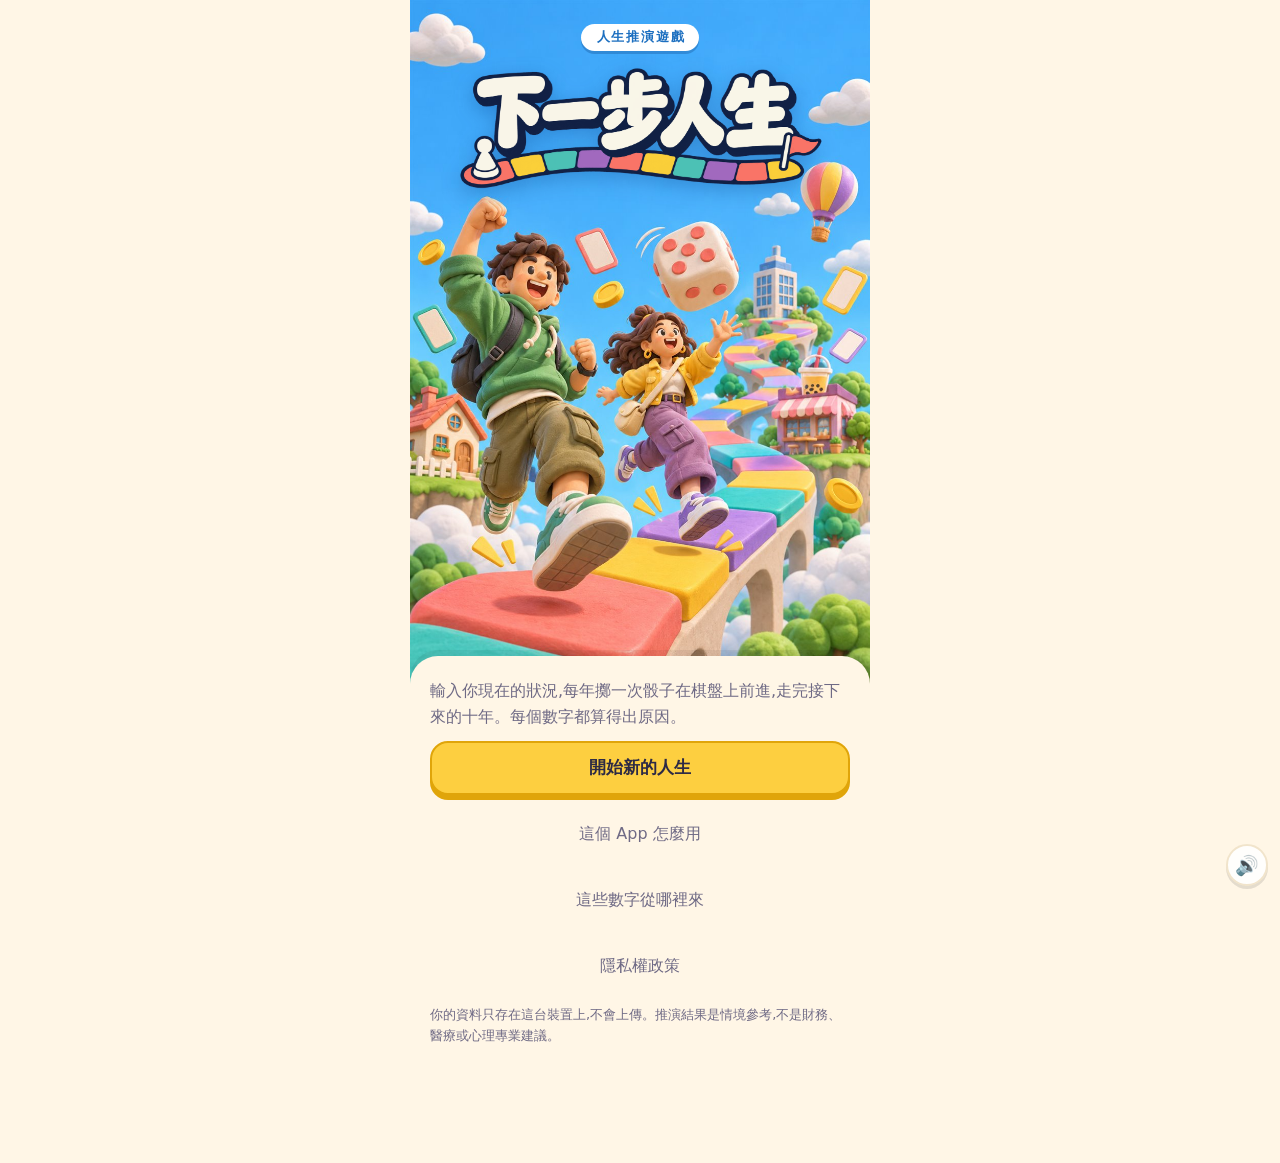
<file: index.html>
<!doctype html>
<html lang="zh-Hant">
<head>
  <meta charset="utf-8">
  <meta name="viewport" content="width=device-width, initial-scale=1, viewport-fit=cover">
  <meta name="apple-mobile-web-app-capable" content="yes">
  <meta name="mobile-web-app-capable" content="yes">
  <meta name="apple-mobile-web-app-status-bar-style" content="default">
  <meta name="apple-mobile-web-app-title" content="下一步人生">
  <meta name="theme-color" content="#fff6e6" media="(prefers-color-scheme: light)">
  <meta name="theme-color" content="#1f1b3a" media="(prefers-color-scheme: dark)">
  <title>下一步人生</title>
  <link rel="manifest" href="manifest.webmanifest">
  <link rel="stylesheet" href="css/style.css?v=20261128b">
</head>
<body>
  <main id="app"></main>
  <div id="toast" role="status" aria-live="polite"></div>
  <script type="module" src="js/app.js"></script>
</body>
</html>
</file>
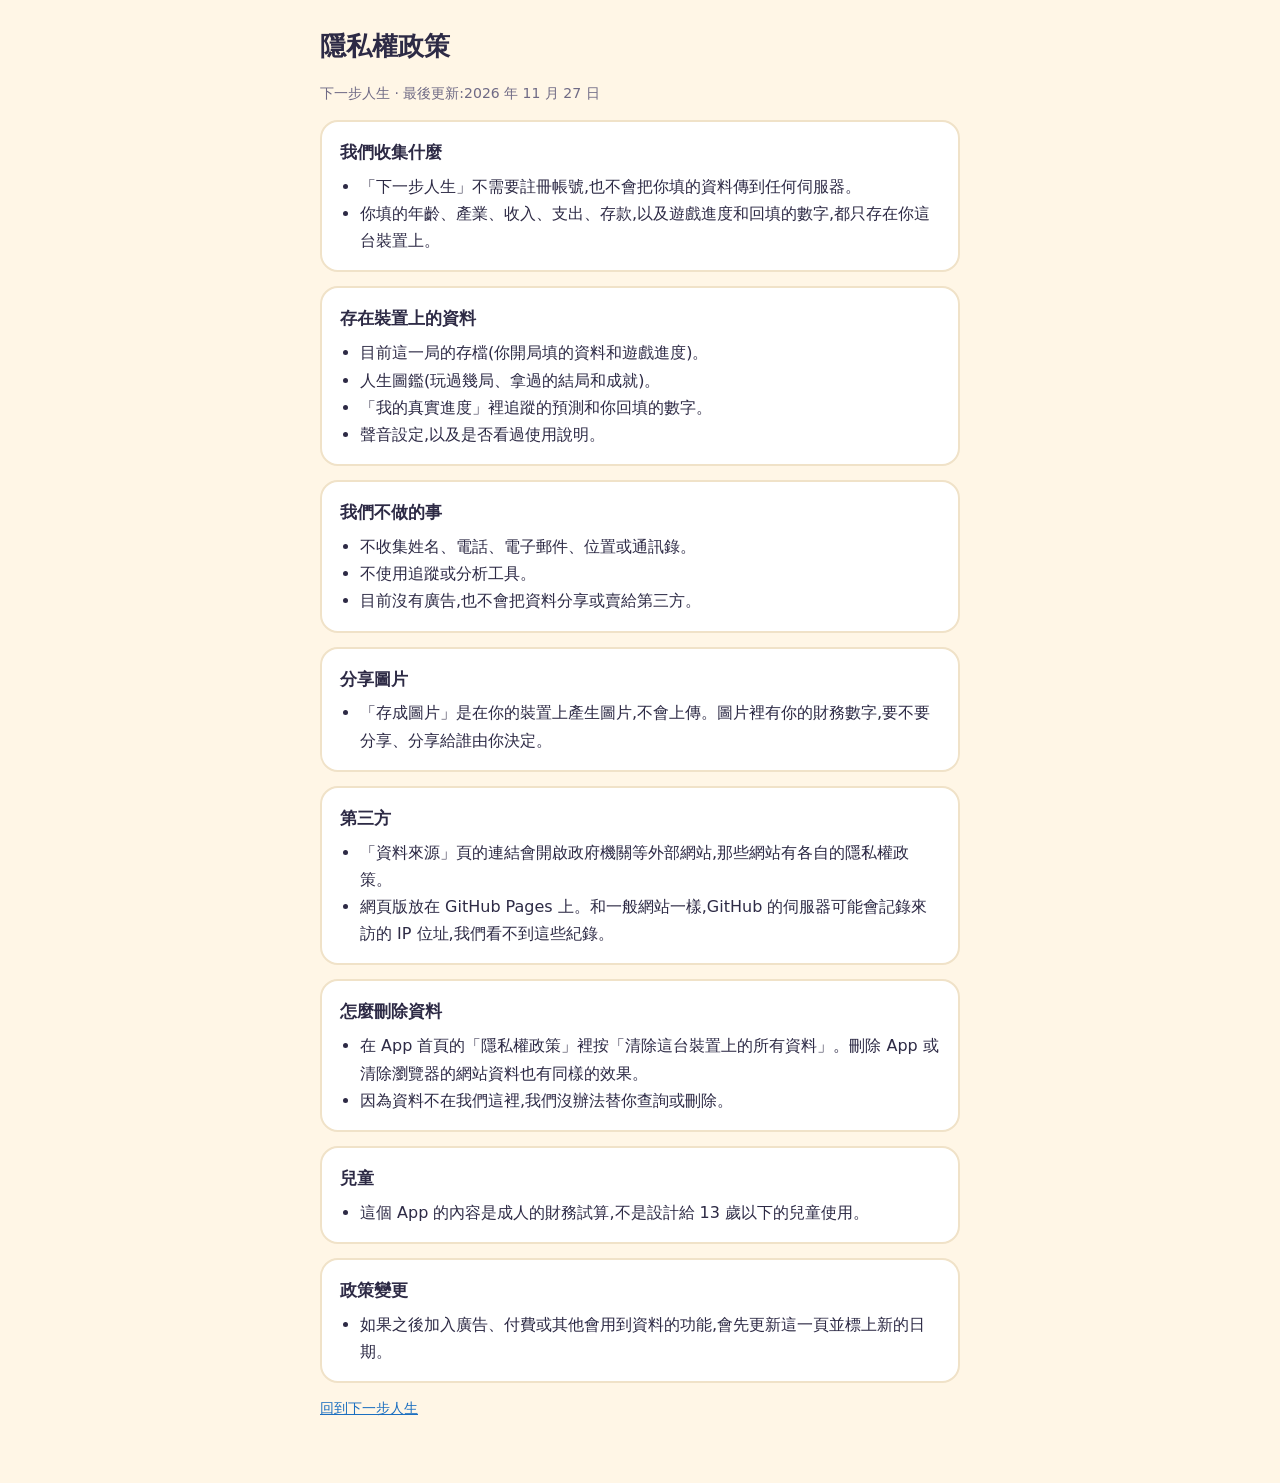
<file: privacy.html>
<!doctype html>
<html lang="zh-Hant">
<head>
  <meta charset="utf-8">
  <meta name="viewport" content="width=device-width, initial-scale=1, viewport-fit=cover">
  <title>隱私權政策 · 下一步人生</title>
  <!-- 這一頁是給 App Store 填「隱私權政策網址」用的獨立網頁。內容要和 App 裡的隱私權政策(js/packs/tw/strings.js 的 policy)保持一致。 -->
  <style>
    :root { --bg: #fff6e6; --panel: #fff; --ink: #2d2a45; --muted: #6f6a85; --line: #f0e2c8; --accent: #1c6fc0; }
    @media (prefers-color-scheme: dark) { :root { --bg: #1f1b3a; --panel: #2a2550; --ink: #f1eeff; --muted: #b3acd0; --line: #3b3566; --accent: #8fd0ff; } }
    body { margin: 0; background: var(--bg); color: var(--ink); font-family: "PingFang TC", "Noto Sans TC", "Microsoft JhengHei", system-ui, sans-serif; line-height: 1.7; }
    main { max-width: 640px; margin: 0 auto; padding: 24px 18px 48px; }
    h1 { font-size: 26px; margin: 0 0 4px; }
    h2 { font-size: 17px; margin: 0 0 6px; }
    section { background: var(--panel); border: 2px solid var(--line); border-radius: 18px; padding: 16px 18px; margin-top: 14px; }
    ul { margin: 0; padding-left: 20px; }
    .muted { color: var(--muted); font-size: 14px; }
    a { color: var(--accent); }
  </style>
</head>
<body>
<main>
  <h1>隱私權政策</h1>
  <p class="muted">下一步人生 · 最後更新:2026 年 11 月 27 日</p>

  <section>
    <h2>我們收集什麼</h2>
    <ul>
      <li>「下一步人生」不需要註冊帳號,也不會把你填的資料傳到任何伺服器。</li>
      <li>你填的年齡、產業、收入、支出、存款,以及遊戲進度和回填的數字,都只存在你這台裝置上。</li>
    </ul>
  </section>
  <section>
    <h2>存在裝置上的資料</h2>
    <ul>
      <li>目前這一局的存檔(你開局填的資料和遊戲進度)。</li>
      <li>人生圖鑑(玩過幾局、拿過的結局和成就)。</li>
      <li>「我的真實進度」裡追蹤的預測和你回填的數字。</li>
      <li>聲音設定,以及是否看過使用說明。</li>
    </ul>
  </section>
  <section>
    <h2>我們不做的事</h2>
    <ul>
      <li>不收集姓名、電話、電子郵件、位置或通訊錄。</li>
      <li>不使用追蹤或分析工具。</li>
      <li>目前沒有廣告,也不會把資料分享或賣給第三方。</li>
    </ul>
  </section>
  <section>
    <h2>分享圖片</h2>
    <ul>
      <li>「存成圖片」是在你的裝置上產生圖片,不會上傳。圖片裡有你的財務數字,要不要分享、分享給誰由你決定。</li>
    </ul>
  </section>
  <section>
    <h2>第三方</h2>
    <ul>
      <li>「資料來源」頁的連結會開啟政府機關等外部網站,那些網站有各自的隱私權政策。</li>
      <li>網頁版放在 GitHub Pages 上。和一般網站一樣,GitHub 的伺服器可能會記錄來訪的 IP 位址,我們看不到這些紀錄。</li>
    </ul>
  </section>
  <section>
    <h2>怎麼刪除資料</h2>
    <ul>
      <li>在 App 首頁的「隱私權政策」裡按「清除這台裝置上的所有資料」。刪除 App 或清除瀏覽器的網站資料也有同樣的效果。</li>
      <li>因為資料不在我們這裡,我們沒辦法替你查詢或刪除。</li>
    </ul>
  </section>
  <section>
    <h2>兒童</h2>
    <ul><li>這個 App 的內容是成人的財務試算,不是設計給 13 歲以下的兒童使用。</li></ul>
  </section>
  <section>
    <h2>政策變更</h2>
    <ul><li>如果之後加入廣告、付費或其他會用到資料的功能,會先更新這一頁並標上新的日期。</li></ul>
  </section>

  <p class="muted"><a href="./">回到下一步人生</a></p>
</main>
</body>
</html>
</file>
<file: css/style.css>
/* 配色取自定稿主視覺:天空藍、青綠、珊瑚紅、鵝黃、紫、草綠 */
:root {
  --bg: #fff6e6;
  --panel: #ffffff;
  --ink: #2d2a45;
  --muted: #6f6a85;
  --line: #f0e2c8;
  --edge: #e6d3b0;
  --accent: #0b7a70;
  --btn: #fdcf40;
  --btn-edge: #e0a50a;
  --btn-ink: #2d2a45;
  --up: #0b7a70;
  --down: #cf4034;
  --gold: #a96f00;
  --chance: #17a398;
  --crisis: #ee5f52;
  --choice: #8457d6;
  --track: #f3e8d4;
  --sky: #42a9fa;
  --sky-deep: #1c6fc0;
  --c-wealth: #f5b921;
  --c-career: #8457d6;
  --c-health: #5fae5a;
  --c-relation: #f0705f;
  --c-mind: #3f9fe8;
}
@media (prefers-color-scheme: dark) {
  :root {
    --bg: #1f1b3a;
    --panel: #2a2550;
    --ink: #f4f0ff;
    --muted: #b3acd0;
    --line: #3b3566;
    --edge: #151230;
    --accent: #4bd6c8;
    --up: #4bd6c8;
    --down: #ff8c7e;
    --gold: #fdcf40;
    --chance: #4bd6c8;
    --crisis: #ff8c7e;
    --choice: #b99cff;
    --track: #3a3466;
  }
}

* { box-sizing: border-box; }
html { -webkit-text-size-adjust: 100%; }
body {
  margin: 0;
  background: var(--bg);
  color: var(--ink);
  font: 16px/1.6 system-ui, -apple-system, "PingFang TC", "Noto Sans TC", "Microsoft JhengHei", sans-serif;
  -webkit-tap-highlight-color: transparent;
}
#app {
  max-width: 460px;
  margin: 0 auto;
  min-height: 100dvh;
  padding: calc(16px + env(safe-area-inset-top)) 16px calc(24px + env(safe-area-inset-bottom));
  display: flex;
  flex-direction: column;
  gap: 14px;
}
h1, h2, h3, p { margin: 0; }
h2 { font-size: 22px; line-height: 1.3; font-weight: 800; }
h3 { font-size: 15px; color: var(--muted); font-weight: 700; }
.muted { color: var(--muted); }
.small { font-size: 13px; }
.num { font-variant-numeric: tabular-nums; }

/* 面板和按鈕都有一道厚底邊,像黏土塊 */
.panel {
  background: var(--panel);
  border: 2px solid var(--line);
  border-radius: 22px;
  padding: 16px;
  box-shadow: 0 4px 0 var(--edge);
}
.stack { display: flex; flex-direction: column; gap: 12px; }
.row { display: flex; justify-content: space-between; align-items: baseline; gap: 12px; }

button { font: inherit; color: inherit; cursor: pointer; }
.btn {
  display: block;
  width: 100%;
  min-height: 54px;
  padding: 12px 16px;
  border-radius: 18px;
  border: 2px solid var(--line);
  background: var(--panel);
  box-shadow: 0 4px 0 var(--edge);
  text-align: left;
  line-height: 1.4;
  font-weight: 600;
  transition: transform 0.06s, box-shadow 0.06s;
}
.btn:active { transform: translateY(3px); box-shadow: 0 1px 0 var(--edge); }
.btn.primary {
  background: var(--btn);
  color: var(--btn-ink);
  border-color: var(--btn-edge);
  box-shadow: 0 5px 0 var(--btn-edge);
  text-align: center;
  font-weight: 800;
  font-size: 17px;
}
.btn.primary:active { transform: translateY(4px); box-shadow: 0 1px 0 var(--btn-edge); }
.btn.ghost { background: transparent; border-color: transparent; box-shadow: none; text-align: center; color: var(--muted); font-weight: 500; }
.btn .hint { display: block; font-size: 13px; font-weight: 500; color: var(--muted); margin-top: 2px; }
.btn:focus-visible, input:focus-visible, select:focus-visible { outline: 3px solid var(--sky); outline-offset: 2px; }

/* 首頁:主視覺滿版,標題疊在天空上,下方是操作區 */
.home {
  margin: calc(-16px - env(safe-area-inset-top)) -16px calc(-24px - env(safe-area-inset-bottom));
  min-height: 100dvh;
  background: var(--sky);
  display: flex;
  flex-direction: column;
}
.herowrap { position: relative; padding-top: env(safe-area-inset-top); }
.hero { display: block; width: 100%; height: auto; aspect-ratio: 2 / 3; }
.herotitle { position: absolute; left: 0; right: 0; top: calc(env(safe-area-inset-top) + 6%); display: grid; justify-items: center; gap: 8px; animation: stamp 0.55s 0.1s cubic-bezier(0.2, 1.4, 0.4, 1) both; }
.herotitle .tag { background: #fff; color: var(--sky-deep); font-weight: 800; font-size: 13px; letter-spacing: 0.14em; padding: 3px 14px 3px 16px; border-radius: 99px; box-shadow: 0 3px 0 rgba(20, 80, 150, 0.35); }
.herotitle h1 { color: #fff; font-size: 46px; line-height: 1.15; font-weight: 900; letter-spacing: 0.06em; text-shadow: 0 3px 0 var(--sky-deep), 0 8px 16px rgba(0, 50, 120, 0.35); }
.sheet { position: relative; flex: 1; margin-top: -34px; background: var(--bg); border-radius: 28px 28px 0 0; padding: 22px 20px calc(24px + env(safe-area-inset-bottom)); box-shadow: 0 -6px 0 rgba(0, 0, 0, 0.06); }

/* 表單 */
label { display: flex; flex-direction: column; gap: 6px; font-size: 14px; color: var(--muted); font-weight: 600; }
input[type="number"], select {
  font: inherit;
  font-weight: 600;
  color: var(--ink);
  background: var(--bg);
  border: 2px solid var(--line);
  border-radius: 12px;
  padding: 10px 12px;
  min-height: 46px;
  width: 100%;
}
.grid2 { display: grid; grid-template-columns: 1fr 1fr; gap: 12px; }
input[type="range"] { width: 100%; accent-color: var(--chance); }
.rate { display: flex; justify-content: space-between; font-size: 12px; font-weight: 500; }
.error { color: var(--down); font-size: 14px; font-weight: 600; }

/* 遊戲狀態列 */
.status .net { font-size: 32px; font-weight: 900; line-height: 1.2; }
.net.down { color: var(--down); }
.bars { display: grid; gap: 9px; }
.bar { display: grid; grid-template-columns: 40px 1fr 62px; align-items: center; gap: 8px; font-size: 13px; font-weight: 600; }
.bar .track { height: 14px; border-radius: 99px; background: var(--track); overflow: hidden; }
.bar .fill { display: block; height: 100%; border-radius: 99px; background: var(--chance); box-shadow: inset 0 -4px 0 rgba(0, 0, 0, 0.12); transition: width 0.9s cubic-bezier(0.2, 0.7, 0.2, 1); }
.bar .fill.k-wealth { background: var(--c-wealth); }
.bar .fill.k-career { background: var(--c-career); }
.bar .fill.k-health { background: var(--c-health); }
.bar .fill.k-relation { background: var(--c-relation); }
.bar .fill.k-mind { background: var(--c-mind); }
.bar .v { text-align: right; font-weight: 800; }
.bar .v.low { color: var(--down); }
.delta { font-style: normal; font-size: 11px; font-weight: 800; margin-right: 5px; animation: floatup 0.7s 0.3s both; }
.chips { display: flex; flex-wrap: wrap; gap: 6px; }
.chip { font-size: 12px; font-weight: 600; padding: 2px 10px; border-radius: 99px; background: var(--track); color: var(--muted); }

/* 十年進度軌道 */
.track10 { list-style: none; margin: 0; padding: 0 2px; display: flex; align-items: center; justify-content: space-between; position: relative; }
.track10::before { content: ""; position: absolute; left: 8px; right: 8px; top: 50%; height: 6px; border-radius: 99px; background: var(--track); transform: translateY(-50%); }
.track10 li { position: relative; width: 14px; height: 14px; border-radius: 50%; background: var(--track); border: 2px solid var(--bg); box-sizing: content-box; }
.track10 li.done { background: var(--btn); border-color: var(--btn-edge); }
.track10 li.now { background: var(--crisis); border-color: #fff; width: 18px; height: 18px; animation: pulse 1.6s infinite; }

/* 棋盤:7×7 的外圈共 24 格,中間放骰子 */
.boardwrap { padding: 10px; }
.board { position: relative; display: grid; grid-template-columns: repeat(7, 1fr); grid-template-rows: repeat(7, 1fr); gap: 4px; aspect-ratio: 1; }
.tile { display: flex; align-items: center; justify-content: center; border-radius: 10px; font-size: 14px; font-weight: 800; font-style: normal; color: #2d2a45; background: #fff; box-shadow: inset 0 -4px 0 rgba(0, 0, 0, 0.14); }
.tile.k-chance { background: #4bc8bd; }
.tile.k-crisis { background: #f37363; }
.tile.k-choice { background: #b08cf0; }
.tile.k-coin { background: #fdcf40; }
.tile.k-rest { background: #8fd08a; }
.tile.k-fate { background: #6bbcfb; }
.tile.k-start { background: #fff; border: 2px solid #2d2a45; }
.tile.land { animation: land 0.5s cubic-bezier(0.2, 1.4, 0.4, 1) both; outline: 3px solid var(--ink); outline-offset: 1px; z-index: 1; }
.board .center { grid-column: 2 / 7; grid-row: 2 / 7; display: flex; flex-direction: column; align-items: center; justify-content: center; gap: 12px; text-align: center; padding: 8px; }
.token { position: absolute; left: calc((var(--x) - 0.5) / 7 * 100%); top: calc((var(--y) - 0.5) / 7 * 100%); width: 13.5%; aspect-ratio: 1; border-radius: 50%; background: #fff6e6 center / cover no-repeat; border: 3px solid #fff; box-shadow: 0 3px 0 rgba(0, 0, 0, 0.3), 0 0 0 2px #2d2a45; transform: translate(-50%, -62%); transition: left 0.22s ease, top 0.22s ease; z-index: 2; }

/* 角色:選角卡片、狀態列頭像、結局立繪 */
.pick { border: 0; margin: 0; padding: 0; display: grid; grid-template-columns: 1fr 1fr; gap: 12px; }
.pick legend { padding: 0; margin-bottom: 8px; font-size: 15px; font-weight: 700; color: var(--muted); }
.pickcard { position: relative; align-items: center; gap: 4px; padding: 12px 8px 10px; border-radius: 22px; border: 2px solid var(--line); background: var(--panel); box-shadow: 0 4px 0 var(--edge); color: var(--ink); font-size: 16px; font-weight: 800; cursor: pointer; }
.pickcard input { position: absolute; opacity: 0; inset: 0; margin: 0; cursor: pointer; }
.pickcard img { height: 150px; width: auto; }
.pickcard:has(input:checked) { border-color: var(--btn-edge); background: color-mix(in srgb, var(--btn) 28%, var(--panel)); box-shadow: 0 4px 0 var(--btn-edge); }
.pickcard:has(input:focus-visible) { outline: 3px solid var(--sky); outline-offset: 2px; }
.who { display: flex; align-items: center; gap: 12px; }
.face { width: 54px; height: 54px; border-radius: 50%; background: var(--bg); border: 2px solid var(--line); flex: none; }
.endchar { height: 170px; width: auto; align-self: center; margin: -4px auto -6px; animation: pop 0.5s cubic-bezier(0.2, 1.2, 0.3, 1) both; }
.token.hop { animation: hop 0.24s ease; }
@keyframes hop { 0%, 100% { transform: translate(-50%, -62%) scale(1); } 50% { transform: translate(-50%, -110%) scale(1.12); } }
@keyframes land { from { transform: scale(1.5); } to { transform: none; } }

.dice { width: 76px; height: 76px; padding: 12px; border-radius: 18px; background: #fff; border: 2px solid var(--edge); box-shadow: 0 6px 0 var(--edge); display: grid; grid-template-columns: repeat(3, 1fr); grid-template-rows: repeat(3, 1fr); gap: 3px; }
.dice i { border-radius: 50%; }
.dice i.on { background: #f37363; box-shadow: inset 0 -2px 0 rgba(0, 0, 0, 0.18); }
.dice.rolling { animation: tumble 0.24s linear infinite; }
@keyframes tumble { 0% { transform: rotate(-14deg) translateY(0); } 50% { transform: rotate(14deg) translateY(-10px); } 100% { transform: rotate(-14deg) translateY(0); } }
.btn:disabled { opacity: 0.6; }

.legend { display: flex; flex-wrap: wrap; gap: 6px 12px; justify-content: center; }
.legend span { display: inline-flex; align-items: center; gap: 4px; }
.legend .tile { width: 20px; height: 20px; border-radius: 6px; font-size: 11px; box-shadow: inset 0 -2px 0 rgba(0, 0, 0, 0.14); }

/* 事件卡 */
.card { border-top: 8px solid var(--choice); }
.card.t-chance { border-top-color: var(--chance); }
.card.t-crisis { border-top-color: var(--crisis); }
.badge { align-self: flex-start; font-size: 12px; font-weight: 800; letter-spacing: 0.08em; padding: 2px 12px; border-radius: 99px; color: var(--choice); background: color-mix(in srgb, var(--choice) 16%, var(--panel)); }
.t-chance .badge { color: var(--up); background: color-mix(in srgb, var(--chance) 18%, var(--panel)); }
.t-crisis .badge { color: var(--down); background: color-mix(in srgb, var(--crisis) 16%, var(--panel)); }

.lines { list-style: none; margin: 0; padding: 0; display: grid; gap: 4px; font-size: 14px; }
.lines li { display: flex; justify-content: space-between; gap: 12px; }
.up { color: var(--up); }
.down { color: var(--down); }
.info { color: var(--muted); }
details summary { cursor: pointer; font-size: 14px; font-weight: 700; color: var(--accent); padding: 6px 0; }
.total { border-top: 2px solid var(--line); padding-top: 6px; margin-top: 2px; font-weight: 800; }

.ad { margin-top: auto; border: 2px dashed var(--line); border-radius: 12px; padding: 10px; text-align: center; font-size: 12px; color: var(--muted); }

/* 測驗 */
.progress { height: 8px; background: var(--track); border-radius: 99px; overflow: hidden; }
.progress i { display: block; height: 100%; border-radius: 99px; background: var(--chance); }

/* 結局 */
.ending { text-align: center; }
.ending .score { font-size: 64px; font-weight: 900; line-height: 1.1; color: var(--crisis); }
.ending .title { font-size: 30px; font-weight: 900; }
.chart { width: 100%; height: 120px; display: block; }
.chart polyline { fill: none; stroke: var(--chance); stroke-width: 3; stroke-linejoin: round; stroke-linecap: round; }
.chart .area { fill: var(--chance); opacity: 0.16; stroke: none; }
.timeline { list-style: none; margin: 0; padding: 0; display: grid; gap: 8px; font-size: 14px; }
.timeline li { display: grid; grid-template-columns: 44px 1fr auto; gap: 8px; align-items: baseline; }
.lock { display: flex; justify-content: space-between; align-items: center; }
.lock span:last-child { font-size: 12px; font-weight: 800; color: var(--btn-ink); background: var(--btn); border-radius: 99px; padding: 1px 10px; white-space: nowrap; }

/* 進場動畫 */
.deal { animation: deal 0.5s cubic-bezier(0.2, 0.8, 0.2, 1) both; transform-origin: 50% 100%; }
.pop { animation: pop 0.35s calc(0.25s + var(--i, 0) * 0.08s) cubic-bezier(0.2, 1.2, 0.3, 1) both; }
.stagger { animation: slidein 0.3s calc(0.15s + var(--i, 0) * 0.12s) both; }
.stamp { animation: stamp 0.5s 0.15s cubic-bezier(0.2, 1.4, 0.4, 1) both; }
@keyframes deal { from { opacity: 0; transform: perspective(700px) rotateX(-55deg) translateY(30px) scale(0.92); } to { opacity: 1; transform: none; } }
@keyframes pop { from { opacity: 0; transform: translateY(14px) scale(0.94); } to { opacity: 1; transform: none; } }
@keyframes slidein { from { opacity: 0; transform: translateX(-10px); } to { opacity: 1; transform: none; } }
@keyframes stamp { from { opacity: 0; transform: scale(1.8) rotate(-6deg); } to { opacity: 1; transform: none; } }
@keyframes floatup { from { opacity: 0; transform: translateY(8px); } to { opacity: 1; transform: none; } }
@keyframes pulse { 0%, 100% { box-shadow: 0 0 0 0 color-mix(in srgb, var(--crisis) 50%, transparent); } 50% { box-shadow: 0 0 0 7px transparent; } }

/* 命運指針 */
.meter { position: relative; height: 34px; margin: 10px 0 4px; border-radius: 99px; background: color-mix(in srgb, var(--crisis) 45%, var(--panel)); box-shadow: inset 0 -5px 0 rgba(0, 0, 0, 0.1); }
.meter .zone { position: absolute; left: 0; top: 0; bottom: 0; width: var(--p); border-radius: 99px 0 0 99px; background: var(--c-health); box-shadow: inset 0 -5px 0 rgba(0, 0, 0, 0.12); }
.meter .needle { position: absolute; top: -8px; bottom: -8px; left: var(--v); width: 8px; margin-left: -4px; border-radius: 4px; background: var(--ink); box-shadow: 0 0 0 3px var(--panel); animation: needle 1.9s cubic-bezier(0.3, 0.6, 0.2, 1) both; }
@keyframes needle { 0% { left: 0; } 24% { left: 100%; } 48% { left: 6%; } 70% { left: 92%; } 86% { left: calc(var(--v) + 5%); } 100% { left: var(--v); } }
.verdict { display: flex; align-items: center; justify-content: center; gap: 16px; font-size: 44px; font-weight: 900; letter-spacing: 0.2em; animation: stamp 0.45s cubic-bezier(0.2, 1.4, 0.4, 1) both; }
.verdict img { height: 150px; width: auto; }
.verdict[hidden], .btn[hidden] { display: none; }

/* 成就 */
.ach { display: grid; gap: 2px; border-color: var(--btn-edge); background: color-mix(in srgb, var(--btn) 22%, var(--panel)); box-shadow: 0 4px 0 var(--btn-edge); }
.ach .badge { color: var(--gold); background: color-mix(in srgb, var(--btn) 40%, var(--panel)); }
.ach b { font-size: 19px; font-weight: 900; }
.achgrid { list-style: none; margin: 0; padding: 0; display: grid; grid-template-columns: 1fr 1fr; gap: 8px; }
.achgrid li { border: 2px solid var(--line); border-radius: 14px; padding: 8px 10px; display: grid; gap: 2px; opacity: 0.45; }
.achgrid li.on { opacity: 1; border-color: var(--btn-edge); background: color-mix(in srgb, var(--btn) 22%, var(--panel)); }
.achgrid b { font-size: 14px; }
.achgrid span { font-size: 12px; color: var(--muted); line-height: 1.4; }

/* 每年開始的過場 */
.yearintro { position: fixed; inset: 0; z-index: 9; display: flex; align-items: center; justify-content: center; background: var(--sky); color: #fff; text-align: center; animation: introfade 1.15s both; pointer-events: none; }
.yearintro div { display: grid; gap: 4px; animation: stamp 0.45s cubic-bezier(0.2, 1.4, 0.4, 1) both; }
.yearintro span { font-weight: 800; letter-spacing: 0.2em; }
.yearintro b { font-size: 64px; line-height: 1.1; font-weight: 900; text-shadow: 0 4px 0 var(--sky-deep); }
@keyframes introfade { 0%, 70% { opacity: 1; } 100% { opacity: 0; } }

/* 廣告示意遮罩與提示 */
.overlay { position: fixed; inset: 0; background: rgba(0, 0, 0, 0.75); color: #fff; display: flex; align-items: center; justify-content: center; text-align: center; z-index: 10; padding: 24px; }
#toast {
  position: fixed; left: 50%; bottom: calc(24px + env(safe-area-inset-bottom)); transform: translateX(-50%);
  background: var(--ink); color: var(--bg); padding: 10px 16px; border-radius: 99px; font-size: 14px; font-weight: 600;
  opacity: 0; pointer-events: none; transition: opacity 0.2s; max-width: 90vw; z-index: 20;
}
#toast.show { opacity: 1; }

@media (prefers-reduced-motion: reduce) {
  * { transition: none !important; animation: none !important; }
}

/* 養成:年度計畫的習慣卡與等級圓點 */
.pips { display: inline-flex; gap: 3px; vertical-align: middle; }
.pips i { width: 9px; height: 9px; border-radius: 50%; background: var(--track); }
.pips i.on { background: var(--btn-edge); }
.habit .hrow { display: flex; align-items: center; gap: 8px; }
.habit .hrow b { font-size: 18px; margin-right: auto; }
.habit .perk { font-size: 12px; opacity: 0.8; }
.habit .perk.on { color: var(--gold); opacity: 1; font-weight: 700; }
.habit.on { border-color: var(--btn-edge); background: color-mix(in srgb, var(--btn) 28%, var(--panel)); box-shadow: 0 4px 0 var(--btn-edge); }
.habitrow { display: flex; flex-wrap: wrap; gap: 6px 12px; font-size: 12px; font-weight: 600; color: var(--muted); }
.habitrow > span { display: inline-flex; align-items: center; gap: 5px; }

/* 養成成本:每張習慣卡的花費/時間,以及合計列 */
.habit .cost { font-size: 12px; font-weight: 700; color: var(--gold); }
.plansum { display: grid; gap: 4px; font-size: 14px; font-weight: 600; position: sticky; bottom: 8px; z-index: 2; }
.plansum .warn { color: var(--down); }
.plansum .good { color: var(--up); }

/* 機率與範圍:預測範圍圖、達成機率 */
.chart.fan { height: 150px; }
.chart .band { fill: var(--sky); opacity: 0.22; stroke: none; }
.chart .mid { stroke: var(--muted); stroke-width: 2; stroke-dasharray: 5 5; }
.ending .title.range { font-size: 26px; color: var(--sky-deep); }
.ending .score[data-count="money"] { font-size: 44px; }
.probs { list-style: none; margin: 0; padding: 0; display: grid; gap: 10px; }
.probs li { display: grid; grid-template-columns: 1fr 3.2em; gap: 2px 10px; align-items: center; font-size: 14px; font-weight: 600; }
.probs li > span:first-child { grid-column: 1 / -1; }
.probs .pbar { height: 10px; border-radius: 99px; background: var(--track); overflow: hidden; }
.probs .pbar span { display: block; height: 100%; border-radius: 99px; background: var(--sky); }
.probs b { text-align: right; }
.probs i { font-style: normal; font-size: 12px; margin-left: 8px; padding: 1px 8px; border-radius: 99px; background: var(--track); }
.probs i.up { color: var(--up); }
.probs i.down { color: var(--down); }

/* 回填對照 */
.chart .dot { fill: var(--chance); stroke: var(--panel); stroke-width: 1.5; }
.entries { list-style: none; margin: 0; padding: 0; display: grid; gap: 14px; }
.entries li { border-top: 2px solid var(--line); padding-top: 12px; gap: 4px; }
.entries li:first-child { border-top: 0; padding-top: 0; }
.verdict { display: inline-block; width: auto; font-style: normal; font-size: 12px; font-weight: 700; margin-left: 6px; padding: 2px 10px; border-radius: 99px; background: var(--track); }
.verdict.up { color: var(--up); }
.verdict.down { color: var(--down); }

/* 問答題:返回上一題時,標出之前選的答案 */
.btn.picked { border-color: var(--accent, #e0a100); box-shadow: inset 0 0 0 2px var(--accent, #e0a100); }

/* 財務建議與組合試算 */
.checks { list-style: none; margin: 0; padding: 0; display: grid; gap: 8px; }
.checks li { padding-left: 14px; border-left: 4px solid var(--up); }
.checks li.down { border-left-color: var(--down); }
.levers li { align-items: baseline; border-top: 1px solid var(--line); padding-top: 6px; flex-wrap: wrap; }
.levers .up { color: var(--up); }
.levers .down, p.down { color: var(--down); }
.seg { display: grid; grid-template-columns: repeat(3, 1fr); gap: 6px; }
.seg button { font: inherit; font-weight: 600; color: var(--ink); background: var(--panel); border: 2px solid var(--line); border-radius: 12px; padding: 10px 4px; min-height: 44px; cursor: pointer; }
.seg button.on { border-color: var(--accent); box-shadow: inset 0 0 0 2px var(--accent); }
.seg button small { display: block; font-weight: 500; font-size: 11px; color: var(--muted); }
.chart.labchart { height: auto; aspect-ratio: 300 / 64; }
.labchart .band { opacity: .55; }
.labchart .band.base { opacity: .22; }
.labchart .mid { stroke-dasharray: none; }
.lines li span:last-child { text-align: right; }

/* 退休金試算 */
.stepper { display: inline-flex; align-items: center; gap: 10px; }
.stepper button { font: inherit; font-weight: 700; font-size: 20px; width: 44px; height: 44px; border-radius: 12px; border: 2px solid var(--line); background: var(--panel); color: var(--ink); cursor: pointer; }
.stepper b { min-width: 56px; text-align: center; }
ul.plain { margin: 0; padding-left: 18px; display: grid; gap: 6px; }
.lines li span:first-child { text-align: left; }
.lines li > .num { white-space: nowrap; flex-shrink: 0; }

/* 聲音開關 */
#audiobtn {
  position: fixed; right: calc(12px + env(safe-area-inset-right)); bottom: calc(14px + env(safe-area-inset-bottom)); z-index: 15;
  width: 42px; height: 42px; border-radius: 50%; border: 2px solid var(--line); background: var(--panel); color: var(--ink);
  font-size: 19px; line-height: 1; cursor: pointer; opacity: 0.88; box-shadow: 0 3px 0 rgba(0, 0, 0, 0.12);
  display: grid; place-items: center; padding: 0;
}
#audiobtn:active { transform: translateY(2px); box-shadow: 0 1px 0 rgba(0, 0, 0, 0.12); }
#app { padding-bottom: calc(72px + env(safe-area-inset-bottom)); }

/* 彩帶 */
.confetti { position: fixed; inset: 0; z-index: 30; pointer-events: none; overflow: hidden; }
.confetti i { position: absolute; top: -14px; width: 9px; height: 14px; border-radius: 2px; animation: confetti-fall 1.4s cubic-bezier(0.2, 0.6, 0.4, 1) both; }
@keyframes confetti-fall {
  0% { transform: translate(0, 0) rotate(0); opacity: 1; }
  80% { opacity: 1; }
  100% { transform: translate(var(--dx), 105vh) rotate(var(--r)); opacity: 0; }
}
/* 失敗時畫面輕輕晃一下 */
body.shake #app { animation: shake 0.45s both; }
@keyframes shake { 0%, 100% { transform: translateX(0); } 20% { transform: translateX(-7px); } 40% { transform: translateX(6px); } 60% { transform: translateX(-4px); } 80% { transform: translateX(3px); } }
@media (prefers-reduced-motion: reduce) { body.shake #app { animation: none; } }
.home .sheet { padding-bottom: calc(68px + env(safe-area-inset-bottom)); }

/* 結果圖卡的預覽 */
.cardview { position: fixed; inset: 0; z-index: 40; background: rgba(20, 16, 40, 0.86); display: flex; align-items: center; justify-content: center; padding: calc(16px + env(safe-area-inset-top)) 16px calc(16px + env(safe-area-inset-bottom)); overflow: auto; }
.cardbox { width: 100%; max-width: 420px; display: grid; gap: 10px; justify-items: center; margin: auto; }
.cardbox img { width: 100%; max-height: 62vh; object-fit: contain; border-radius: 18px; box-shadow: 0 10px 30px rgba(0, 0, 0, 0.4); -webkit-touch-callout: default; }
.cardbox p { color: #fff; opacity: 0.85; text-align: center; margin: 0; }
.cardbtns { width: 100%; display: grid; gap: 8px; }
.cardbtns .btn { text-align: center; text-decoration: none; display: block; }
.cardbtns .btn.ghost { color: #fff; }

/* 使用說明 */
ol.steps { list-style: none; margin: 0; padding: 0; display: grid; gap: 10px; }
ol.steps li { display: flex; gap: 14px; align-items: flex-start; }
.stepno { flex: none; width: 36px; height: 36px; border-radius: 50%; background: var(--sky); color: #fff; font-weight: 900; display: grid; place-items: center; }

/* 財務健檢 */
.tag2 { display: inline-block; font-size: 12px; font-weight: 800; padding: 1px 9px; border-radius: 99px; border: 1.5px solid currentColor; color: var(--muted); vertical-align: 1px; }
.tag2.up { color: var(--up); }
.tag2.down { color: var(--down); }
ul.ratios { list-style: none; margin: 0; padding: 0; display: grid; }
ul.ratios li { display: grid; gap: 2px; padding: 10px 0; border-top: 1.5px solid var(--line); }
ul.ratios li:first-child { border-top: 0; padding-top: 0; }
ol.todo { list-style: none; margin: 0; padding: 0; display: grid; gap: 12px; }
ol.todo li { display: flex; gap: 12px; align-items: flex-start; }
ol.todo .stepno { width: 28px; height: 28px; font-size: 14px; background: var(--muted); }
ol.todo .stepno.up { background: var(--up); }
ol.todo .stepno.down { background: var(--down); }
.scrollx { overflow-x: auto; -webkit-overflow-scrolling: touch; margin: 0 -4px; }
table.ftable { border-collapse: collapse; width: 100%; font-size: 13px; white-space: nowrap; font-variant-numeric: tabular-nums; }
table.ftable th, table.ftable td { padding: 7px 8px; text-align: right; border-top: 1.5px solid var(--line); vertical-align: top; }
table.ftable th { border-top: 0; color: var(--muted); font-weight: 700; }
table.ftable th:first-child, table.ftable td:first-child { text-align: left; white-space: normal; min-width: 5.5em; }

/* 表單:三個欄位排一列(負債) */
.grid3 { display: grid; grid-template-columns: repeat(3, 1fr); gap: 10px; align-items: end; }
.grid3 input { min-width: 0; width: 100%; }

/* 年度計畫:習慣卡改成「大按鈕 + 三種做法」 */
.habit { display: grid; gap: 6px; border-radius: 20px; }
.habit .habitmain { width: 100%; }
.habit.on { border: 0; background: none; box-shadow: none; }
.habit.on .habitmain { border-color: var(--btn-edge); background: color-mix(in srgb, var(--btn) 28%, var(--panel)); box-shadow: 0 4px 0 var(--btn-edge); }
.habit .styleseg, .habit .stylehint { display: none; }
.habit.on .styleseg { display: grid; grid-template-columns: repeat(3, 1fr); }
.habit.on .stylehint { display: block; padding: 0 6px; }
.habit .styleseg button { font-size: 13px; padding: 8px 4px; }
/* 成長階段 */
.stagebar { display: grid; gap: 6px; padding-top: 10px; border-top: 1.5px solid var(--line); }
.stagetrack { height: 10px; border-radius: 99px; background: var(--line); overflow: hidden; }
.stagetrack span { display: block; height: 100%; border-radius: 99px; background: linear-gradient(90deg, var(--sky), var(--gold)); transition: width 0.6s; }
/* 升級慶祝 */
.levelup { position: fixed; inset: 0; z-index: 28; background: rgba(20, 16, 40, 0.78); display: flex; align-items: center; justify-content: center; padding: 20px; animation: fadein 0.25s both; }
.levelbox { width: 100%; max-width: 380px; background: var(--panel); color: var(--ink); border: 3px solid var(--gold); border-radius: 26px; padding: 18px 20px 20px; display: grid; gap: 12px; justify-items: center; text-align: center; box-shadow: 0 0 0 8px rgba(253, 207, 64, 0.25), 0 16px 40px rgba(0, 0, 0, 0.4); animation: pop 0.4s cubic-bezier(0.2, 1.4, 0.3, 1) both; }
.levelbox img { height: 130px; width: auto; margin-top: -70px; filter: drop-shadow(0 6px 10px rgba(0, 0, 0, 0.3)); }
.levelbox .title { font-size: 34px; font-weight: 900; color: var(--gold); }
.levelbox ul { list-style: none; margin: 0; padding: 0; display: grid; gap: 10px; width: 100%; }
.levelbox li { display: grid; gap: 4px; justify-items: center; padding: 10px; border-radius: 14px; background: color-mix(in srgb, var(--gold) 12%, var(--panel)); }
.levelbox li.stageup { background: color-mix(in srgb, var(--sky) 16%, var(--panel)); }
.levelbox .perkline { font-size: 14px; color: var(--gold); font-weight: 700; }
.levelbox .btn { width: 100%; text-align: center; }
@keyframes fadein { from { opacity: 0; } to { opacity: 1; } }
@media (prefers-reduced-motion: reduce) { .levelup, .levelbox { animation: none; } }
.stagebar .row { display: grid; gap: 2px; justify-items: start; }

/* 首頁標題改用標準字圖片 */
.herotitle h1 { width: 100%; text-shadow: none; line-height: 0; }
.herotitle { top: calc(env(safe-area-inset-top) + 3.5%); gap: 4px; }
.herotitle .wordmark { display: block; width: 80%; max-width: 380px; height: auto; margin: 0 auto; filter: drop-shadow(0 6px 10px rgba(0, 50, 120, 0.28)); }

/* 年度大事 */
.eventbar { display: grid; gap: 2px; border-color: var(--sky); background: color-mix(in srgb, var(--sky) 12%, var(--panel)); }
.eventbar b { font-size: 19px; font-weight: 900; }
.eventbar.calm { border-color: var(--line); background: var(--panel); }
.yearintro em { font-style: normal; font-weight: 800; font-size: 22px; margin-top: 8px; background: #fff; color: var(--sky-deep); padding: 4px 16px; border-radius: 99px; justify-self: center; }
/* 人生目標 */
ul.goals { list-style: none; margin: 0; padding: 0; display: grid; gap: 10px; }
ul.goals li { display: grid; gap: 4px; }
ul.goals li.done .row { color: var(--up); font-weight: 700; }
ul.goals .stagetrack { height: 8px; }
/* 兩顆骰子二選一 */
.dicepair { display: flex; gap: 12px; justify-content: center; }
.dicepair .dice { width: 64px; height: 64px; padding: 10px; transition: opacity 0.25s, transform 0.25s; }
.dice.dim { opacity: 0.22; transform: scale(0.82); }
.tile.cand { outline: 3px solid var(--gold); outline-offset: 1px; z-index: 1; animation: candpulse 0.9s ease-in-out infinite alternate; }
@keyframes candpulse { from { transform: scale(1); } to { transform: scale(1.12); } }
.pairpick { display: grid; gap: 8px; }
.pairbtn { display: flex; align-items: center; gap: 14px; text-align: left; }
.pairbtn .dice { width: 46px; height: 46px; padding: 7px; border-radius: 12px; box-shadow: 0 3px 0 var(--edge); flex: none; }
@media (prefers-reduced-motion: reduce) { .tile.cand { animation: none; } }
.eventbar .badge { justify-self: start; }
</file>
